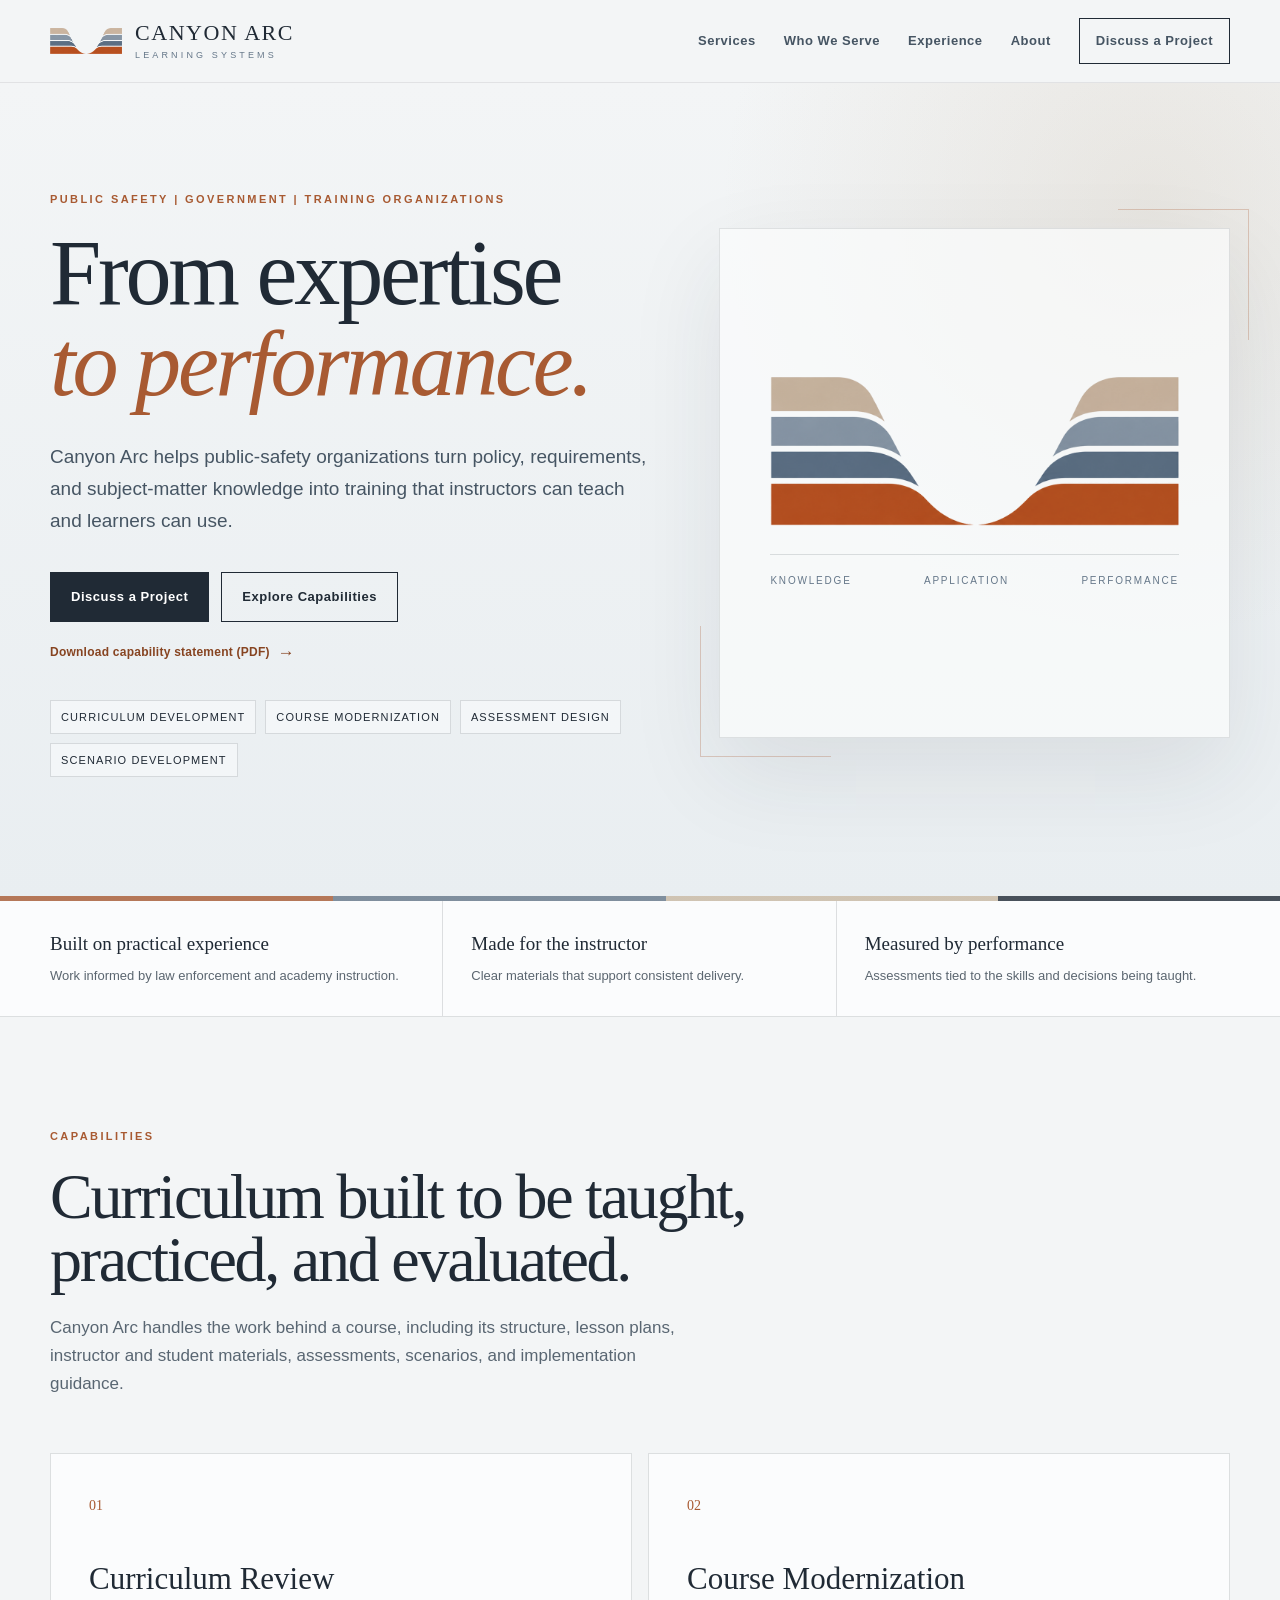
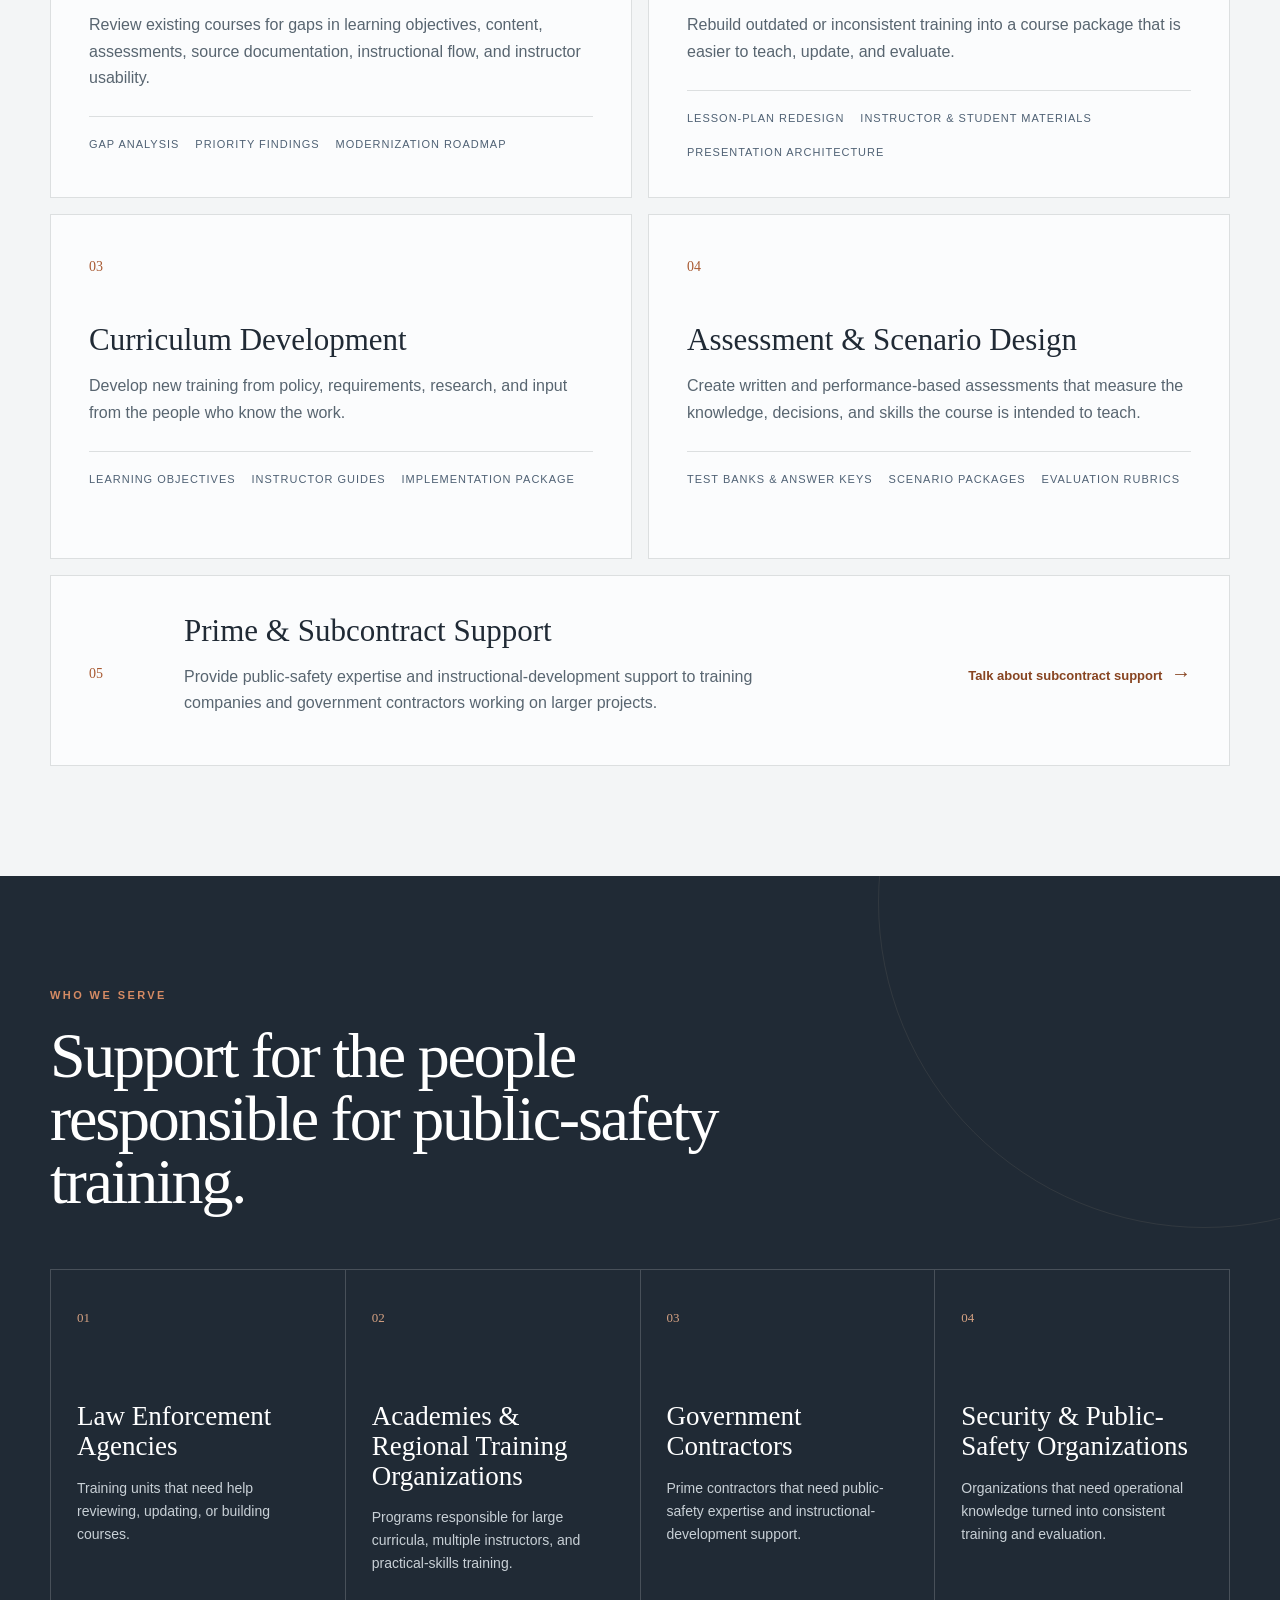
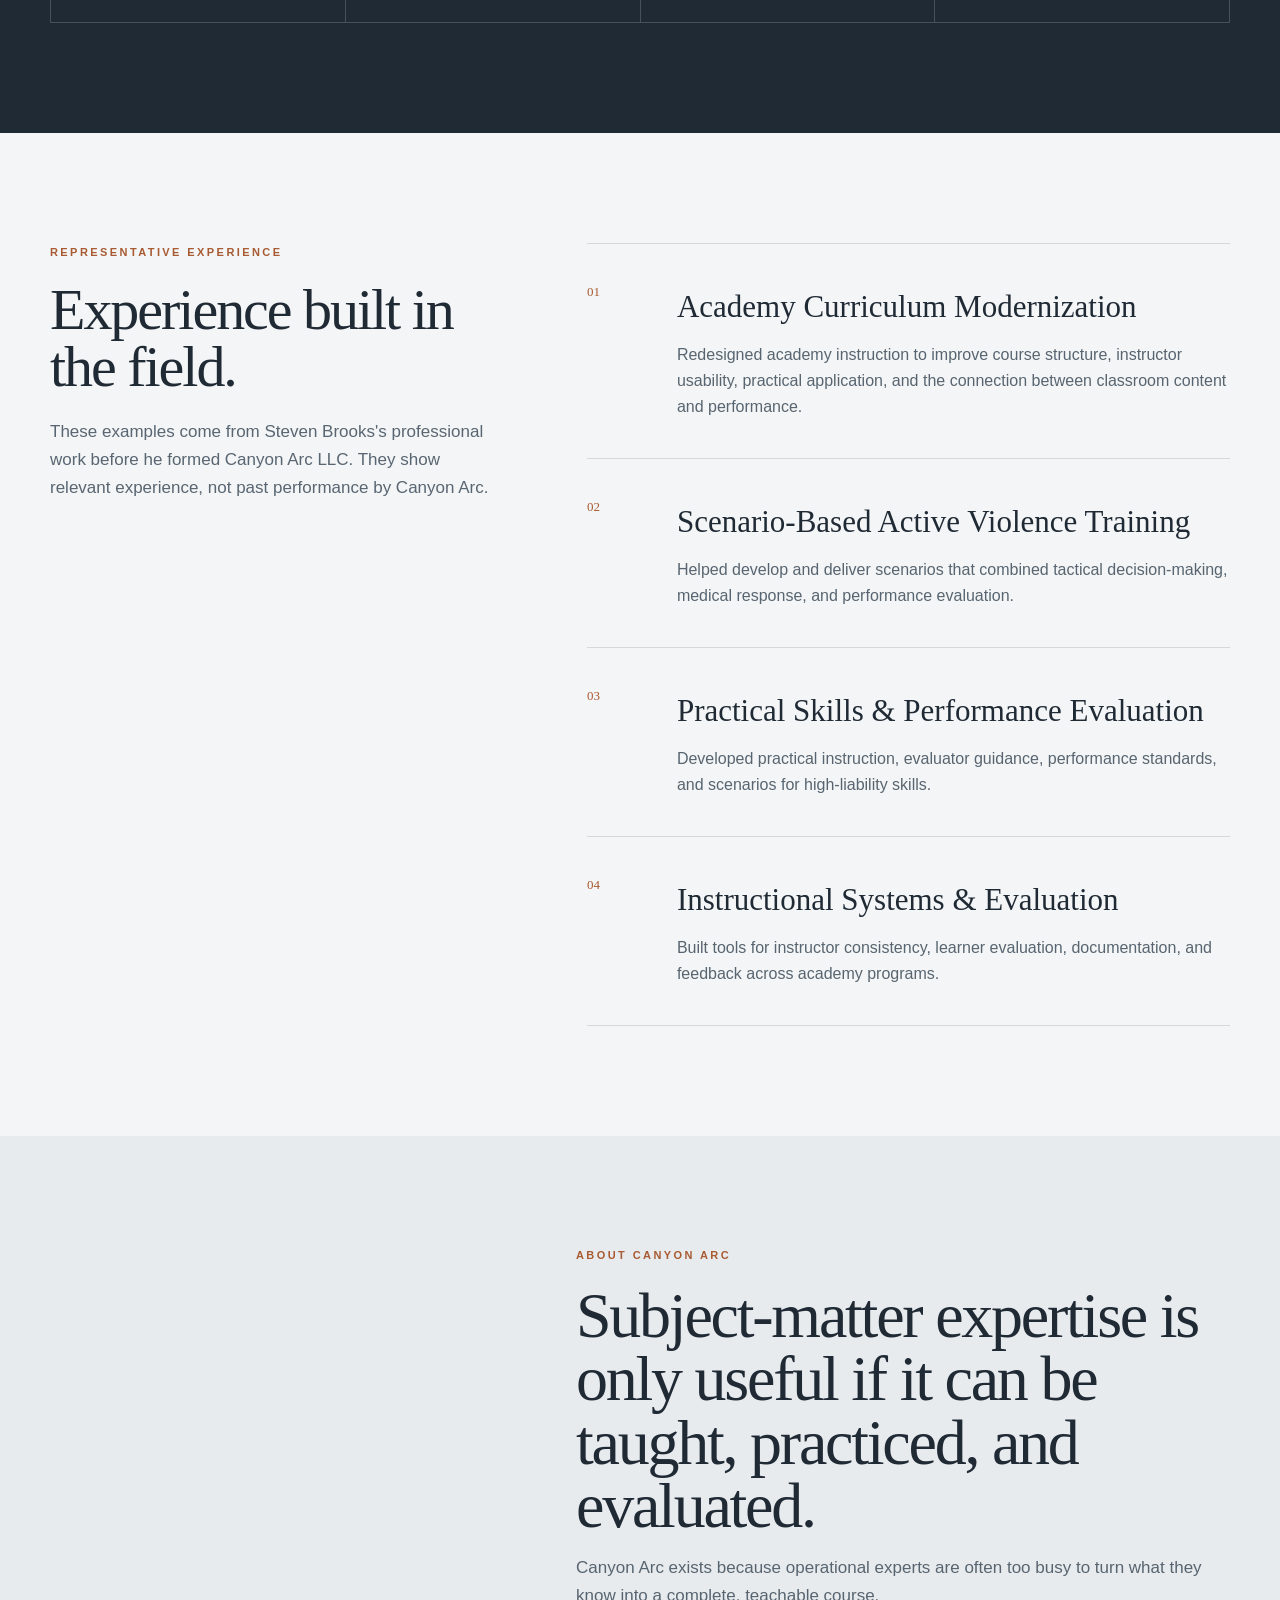
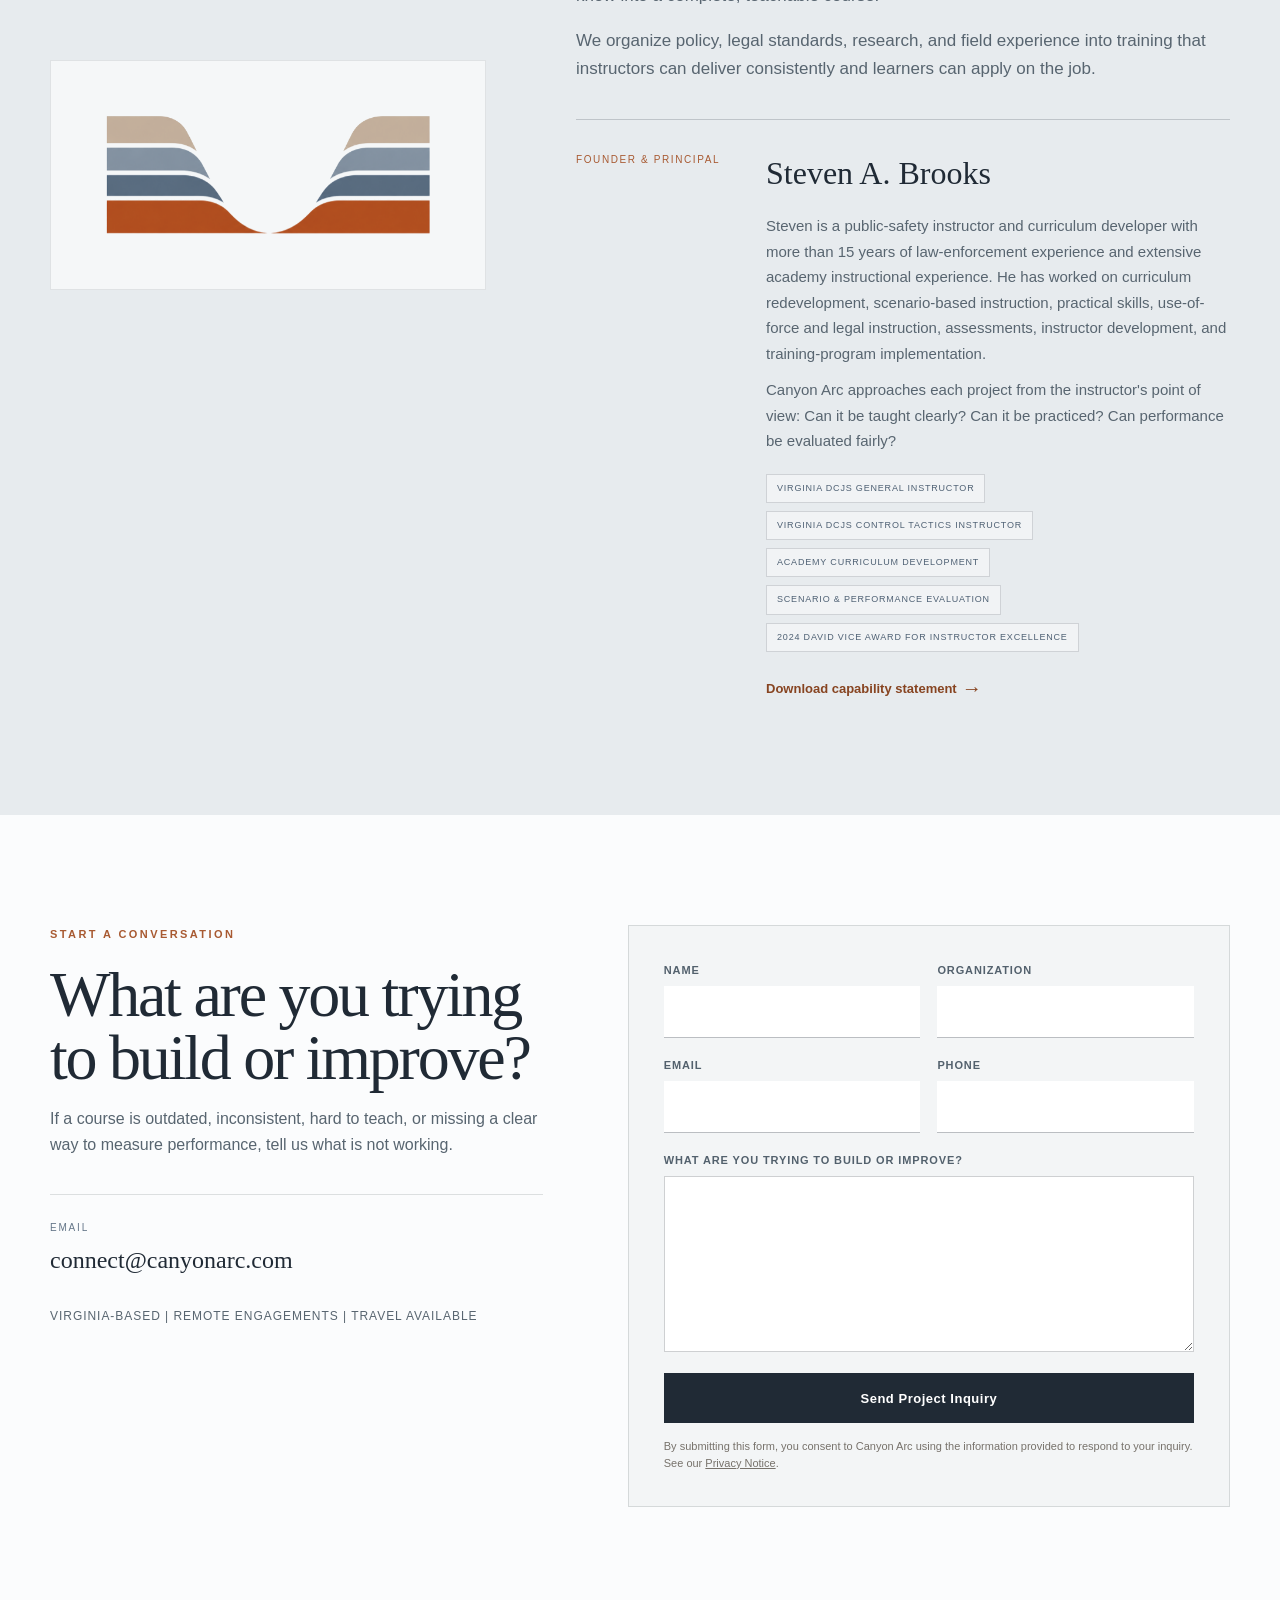
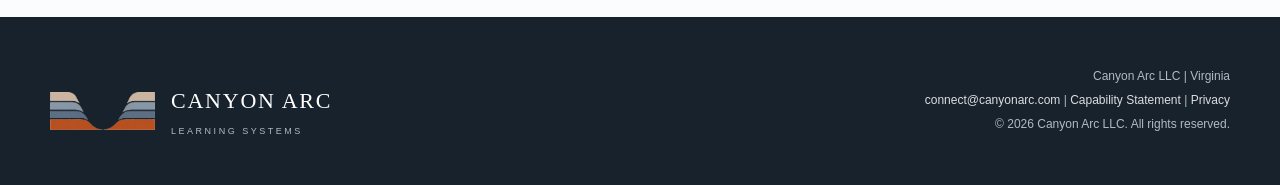
<file: index.html>
<!doctype html>
<html lang="en">
<head>
  <meta charset="utf-8">
  <meta name="viewport" content="width=device-width, initial-scale=1">
  <title>Canyon Arc | Learning Systems for Public Safety</title>
  <meta name="description" content="Canyon Arc develops curriculum, assessments, scenarios, and instructor materials for public-safety agencies, academies, and government contractors.">
  <meta name="theme-color" content="#f3f5f6">
  <meta property="og:title" content="Canyon Arc | Learning Systems">
  <meta property="og:description" content="Curriculum development, course modernization, assessment design, scenario development, and instructional support for public safety.">
  <meta property="og:type" content="website">
  <link rel="icon" href="/assets/images/favicon.png" type="image/png">
  <link rel="stylesheet" href="/assets/css/styles.css">
  <script defer src="/assets/js/main.js"></script>
</head>
<body>
  <a class="skip-link" href="#main">Skip to content</a>

  <header class="site-header" id="top">
    <div class="shell nav-shell">
      <a class="brand" href="#top" aria-label="Canyon Arc home">
        <img src="/assets/images/canyon-arc-mark.png" alt="" class="brand-mark">
        <span class="brand-text"><strong>Canyon Arc</strong><small>Learning Systems</small></span>
      </a>
      <button class="nav-toggle" type="button" aria-expanded="false" aria-controls="site-nav">
        <span></span><span></span><span></span><span class="sr-only">Toggle navigation</span>
      </button>
      <nav class="site-nav" id="site-nav" aria-label="Primary navigation">
        <a href="#services">Services</a>
        <a href="#clients">Who We Serve</a>
        <a href="#experience">Experience</a>
        <a href="#about">About</a>
        <a class="nav-cta" href="#contact">Discuss a Project</a>
      </nav>
    </div>
  </header>

  <main id="main">
    <section class="hero">
      <div class="shell hero-grid">
        <div class="hero-copy reveal">
          <p class="eyebrow">Public Safety | Government | Training Organizations</p>
          <h1>From expertise<br><em>to performance.</em></h1>
          <p class="hero-lede">Canyon Arc helps public-safety organizations turn policy, requirements, and subject-matter knowledge into training that instructors can teach and learners can use.</p>
          <div class="hero-actions">
            <a class="button button-primary" href="#contact">Discuss a Project</a>
            <a class="button button-secondary" href="#services">Explore Capabilities</a>
          </div>
          <a class="hero-capability-link" href="/assets/docs/canyon-arc-capability-statement.pdf" target="_blank" rel="noopener">Download capability statement (PDF) <span>→</span></a>
          <div class="hero-tags" aria-label="Core capabilities">
            <span>Curriculum Development</span>
            <span>Course Modernization</span>
            <span>Assessment Design</span>
            <span>Scenario Development</span>
          </div>
        </div>
        <div class="hero-visual reveal" aria-hidden="true">
          <div class="terrain-card">
            <img src="/assets/images/canyon-arc-mark.png" alt="">
            <div class="terrain-copy">
              <span>Knowledge</span>
              <span>Application</span>
              <span>Performance</span>
            </div>
          </div>
        </div>
      </div>
    </section>

    <section class="signal-strip" aria-label="Canyon Arc approach">
      <div class="shell signal-grid">
        <div><strong>Built on practical experience</strong><span>Work informed by law enforcement and academy instruction.</span></div>
        <div><strong>Made for the instructor</strong><span>Clear materials that support consistent delivery.</span></div>
        <div><strong>Measured by performance</strong><span>Assessments tied to the skills and decisions being taught.</span></div>
      </div>
    </section>

    <section class="section" id="services">
      <div class="shell">
        <div class="section-heading reveal">
          <p class="eyebrow">Capabilities</p>
          <h2>Curriculum built to be taught,<br>practiced, and evaluated.</h2>
          <p>Canyon Arc handles the work behind a course, including its structure, lesson plans, instructor and student materials, assessments, scenarios, and implementation guidance.</p>
        </div>

        <div class="service-grid">
          <article class="service-card reveal">
            <span class="service-number">01</span>
            <h3>Curriculum Review</h3>
            <p>Review existing courses for gaps in learning objectives, content, assessments, source documentation, instructional flow, and instructor usability.</p>
            <ul><li>Gap analysis</li><li>Priority findings</li><li>Modernization roadmap</li></ul>
          </article>
          <article class="service-card reveal">
            <span class="service-number">02</span>
            <h3>Course Modernization</h3>
            <p>Rebuild outdated or inconsistent training into a course package that is easier to teach, update, and evaluate.</p>
            <ul><li>Lesson-plan redesign</li><li>Instructor & student materials</li><li>Presentation architecture</li></ul>
          </article>
          <article class="service-card reveal">
            <span class="service-number">03</span>
            <h3>Curriculum Development</h3>
            <p>Develop new training from policy, requirements, research, and input from the people who know the work.</p>
            <ul><li>Learning objectives</li><li>Instructor guides</li><li>Implementation package</li></ul>
          </article>
          <article class="service-card reveal">
            <span class="service-number">04</span>
            <h3>Assessment & Scenario Design</h3>
            <p>Create written and performance-based assessments that measure the knowledge, decisions, and skills the course is intended to teach.</p>
            <ul><li>Test banks & answer keys</li><li>Scenario packages</li><li>Evaluation rubrics</li></ul>
          </article>
          <article class="service-card service-card-wide reveal">
            <span class="service-number">05</span>
            <div>
              <h3>Prime & Subcontract Support</h3>
              <p>Provide public-safety expertise and instructional-development support to training companies and government contractors working on larger projects.</p>
            </div>
            <a class="text-link" href="#contact">Talk about subcontract support <span>→</span></a>
          </article>
        </div>
      </div>
    </section>

    <section class="section section-dark" id="clients">
      <div class="shell">
        <div class="section-heading section-heading-light reveal">
          <p class="eyebrow">Who We Serve</p>
          <h2>Support for the people responsible for public-safety training.</h2>
        </div>
        <div class="client-grid reveal">
          <div class="client-card"><span>01</span><h3>Law Enforcement Agencies</h3><p>Training units that need help reviewing, updating, or building courses.</p></div>
          <div class="client-card"><span>02</span><h3>Academies & Regional Training Organizations</h3><p>Programs responsible for large curricula, multiple instructors, and practical-skills training.</p></div>
          <div class="client-card"><span>03</span><h3>Government Contractors</h3><p>Prime contractors that need public-safety expertise and instructional-development support.</p></div>
          <div class="client-card"><span>04</span><h3>Security & Public-Safety Organizations</h3><p>Organizations that need operational knowledge turned into consistent training and evaluation.</p></div>
        </div>
      </div>
    </section>

    <section class="section" id="experience">
      <div class="shell experience-layout">
        <div class="section-heading sticky-heading reveal">
          <p class="eyebrow">Representative Experience</p>
          <h2>Experience built in the field.</h2>
          <p>These examples come from Steven Brooks's professional work before he formed Canyon Arc LLC. They show relevant experience, not past performance by Canyon Arc.</p>
        </div>
        <div class="experience-list">
          <article class="experience-item reveal">
            <span>01</span>
            <div><h3>Academy Curriculum Modernization</h3><p>Redesigned academy instruction to improve course structure, instructor usability, practical application, and the connection between classroom content and performance.</p></div>
          </article>
          <article class="experience-item reveal">
            <span>02</span>
            <div><h3>Scenario-Based Active Violence Training</h3><p>Helped develop and deliver scenarios that combined tactical decision-making, medical response, and performance evaluation.</p></div>
          </article>
          <article class="experience-item reveal">
            <span>03</span>
            <div><h3>Practical Skills & Performance Evaluation</h3><p>Developed practical instruction, evaluator guidance, performance standards, and scenarios for high-liability skills.</p></div>
          </article>
          <article class="experience-item reveal">
            <span>04</span>
            <div><h3>Instructional Systems & Evaluation</h3><p>Built tools for instructor consistency, learner evaluation, documentation, and feedback across academy programs.</p></div>
          </article>
        </div>
      </div>
    </section>

    <section class="section about-section" id="about">
      <div class="shell about-grid">
        <div class="about-mark reveal" aria-hidden="true"><img src="/assets/images/canyon-arc-mark.png" alt=""></div>
        <div class="about-copy reveal">
          <p class="eyebrow">About Canyon Arc</p>
          <h2>Subject-matter expertise is only useful if it can be taught, practiced, and evaluated.</h2>
          <p>Canyon Arc exists because operational experts are often too busy to turn what they know into a complete, teachable course.</p>
          <p>We organize policy, legal standards, research, and field experience into training that instructors can deliver consistently and learners can apply on the job.</p>
          <div class="founder-card founder-card-expanded">
            <p class="founder-label">Founder & Principal</p>
            <div class="founder-bio">
              <h3>Steven A. Brooks</h3>
              <p>Steven is a public-safety instructor and curriculum developer with more than 15 years of law-enforcement experience and extensive academy instructional experience. He has worked on curriculum redevelopment, scenario-based instruction, practical skills, use-of-force and legal instruction, assessments, instructor development, and training-program implementation.</p>
              <p>Canyon Arc approaches each project from the instructor's point of view: Can it be taught clearly? Can it be practiced? Can performance be evaluated fairly?</p>
              <div class="credential-list" aria-label="Selected professional background">
                <span>Virginia DCJS General Instructor</span>
                <span>Virginia DCJS Control Tactics Instructor</span>
                <span>Academy Curriculum Development</span>
                <span>Scenario & Performance Evaluation</span>
                <span>2024 David Vice Award for Instructor Excellence</span>
              </div>
              <a class="text-link capability-link" href="/assets/docs/canyon-arc-capability-statement.pdf" target="_blank" rel="noopener">Download capability statement <span>→</span></a>
            </div>
          </div>
        </div>
      </div>
    </section>

    <section class="section contact-section" id="contact">
      <div class="shell contact-grid">
        <div class="contact-copy reveal">
          <p class="eyebrow">Start a Conversation</p>
          <h2>What are you trying to build or improve?</h2>
          <p>If a course is outdated, inconsistent, hard to teach, or missing a clear way to measure performance, tell us what is not working.</p>
          <div class="direct-contact">
            <span>Email</span>
            <a href="mailto:connect@canyonarc.com">connect@canyonarc.com</a>
          </div>
          <p class="contact-note">Virginia-based | Remote engagements | Travel available</p>
        </div>

        <form class="contact-form reveal" name="project-inquiry" method="POST" data-netlify="true" netlify-honeypot="bot-field" action="/thanks.html">
          <input type="hidden" name="form-name" value="project-inquiry">
          <p class="honeypot"><label>Don’t fill this out if you’re human: <input name="bot-field"></label></p>
          <div class="field-row">
            <label> Name <input type="text" name="name" autocomplete="name" required></label>
            <label> Organization <input type="text" name="organization" autocomplete="organization"></label>
          </div>
          <div class="field-row">
            <label> Email <input type="email" name="email" autocomplete="email" required></label>
            <label> Phone <input type="tel" name="phone" autocomplete="tel"></label>
          </div>
          <label> What are you trying to build or improve?
            <textarea name="project" rows="6" required></textarea>
          </label>
          <button class="button button-primary form-submit" type="submit">Send Project Inquiry</button>
          <p class="form-fineprint">By submitting this form, you consent to Canyon Arc using the information provided to respond to your inquiry. See our <a href="/privacy.html">Privacy Notice</a>.</p>
        </form>
      </div>
    </section>
  </main>

  <footer class="site-footer">
    <div class="shell footer-grid">
      <div class="footer-brand">
        <img src="/assets/images/canyon-arc-mark.png" alt="">
        <div><strong>Canyon Arc</strong><span>Learning Systems</span></div>
      </div>
      <div class="footer-meta">
        <p>Canyon Arc LLC | Virginia</p>
        <p><a href="mailto:connect@canyonarc.com">connect@canyonarc.com</a> | <a href="/assets/docs/canyon-arc-capability-statement.pdf" target="_blank" rel="noopener">Capability Statement</a> | <a href="/privacy.html">Privacy</a></p>
        <p>© <span id="year"></span> Canyon Arc LLC. All rights reserved.</p>
      </div>
    </div>
  </footer>
</body>
</html>
</file>
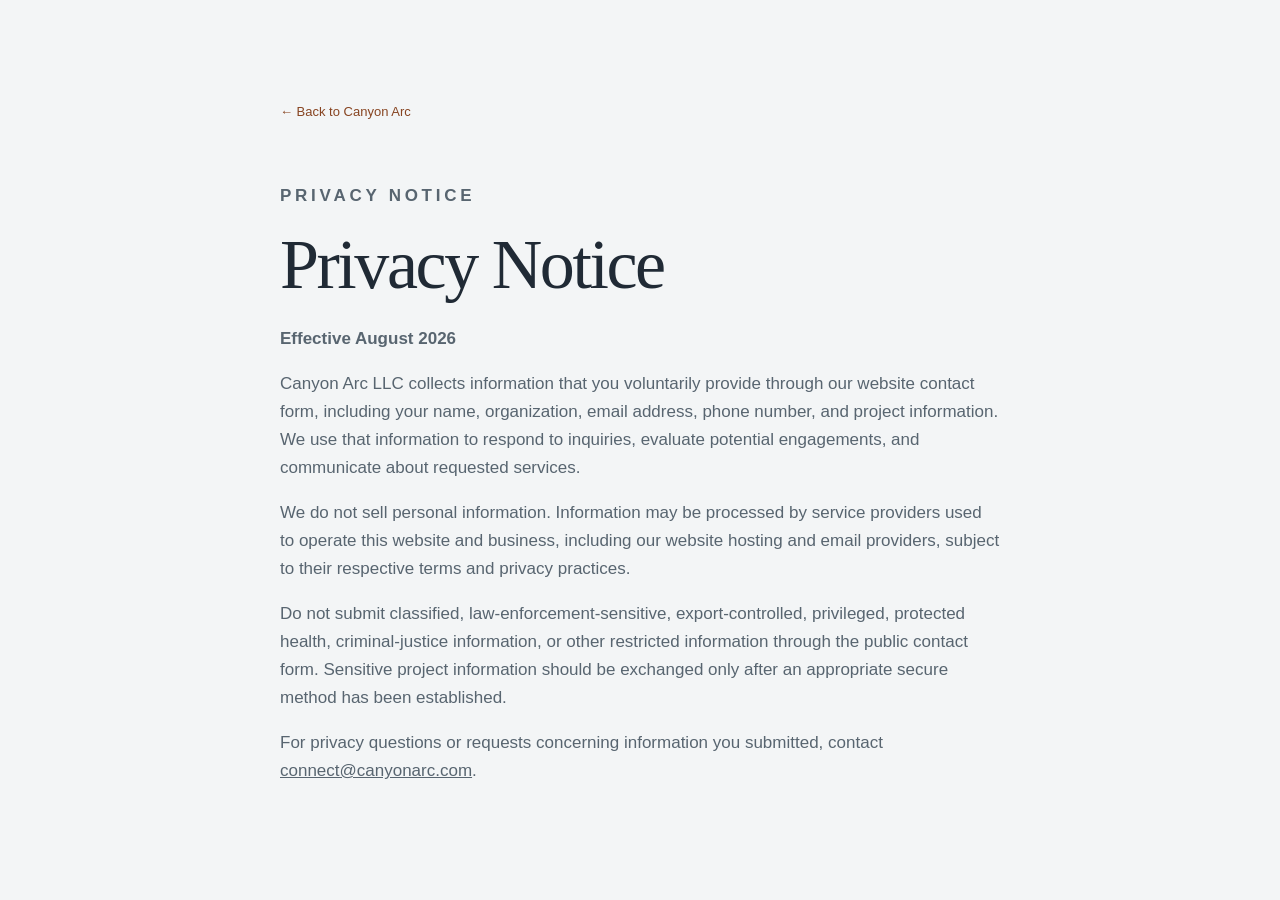
<file: privacy.html>
<!doctype html><html lang="en"><head><meta charset="utf-8"><meta name="viewport" content="width=device-width,initial-scale=1"><title>Privacy Notice | Canyon Arc</title><link rel="icon" href="/assets/images/favicon.png" type="image/png"><link rel="stylesheet" href="/assets/css/styles.css"></head><body class="simple-page"><main class="simple-wrap simple-wrap-wide"><a href="/" class="back-link">← Back to Canyon Arc</a><p class="eyebrow">Privacy Notice</p><h1>Privacy Notice</h1><p><strong>Effective August 2026</strong></p><p>Canyon Arc LLC collects information that you voluntarily provide through our website contact form, including your name, organization, email address, phone number, and project information. We use that information to respond to inquiries, evaluate potential engagements, and communicate about requested services.</p><p>We do not sell personal information. Information may be processed by service providers used to operate this website and business, including our website hosting and email providers, subject to their respective terms and privacy practices.</p><p>Do not submit classified, law-enforcement-sensitive, export-controlled, privileged, protected health, criminal-justice information, or other restricted information through the public contact form. Sensitive project information should be exchanged only after an appropriate secure method has been established.</p><p>For privacy questions or requests concerning information you submitted, contact <a href="mailto:connect@canyonarc.com">connect@canyonarc.com</a>.</p></main></body></html>
</file>
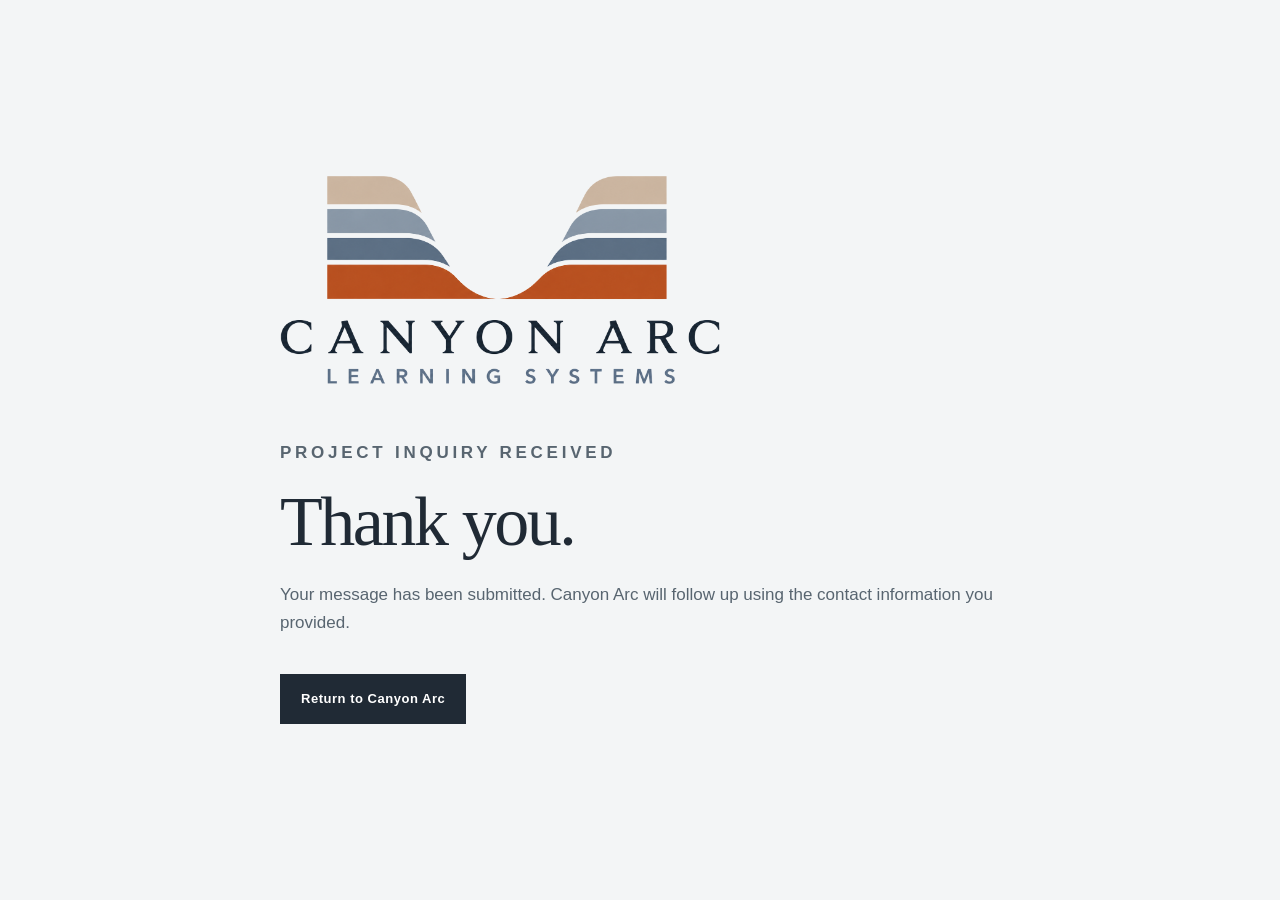
<file: thanks.html>
<!doctype html><html lang="en"><head><meta charset="utf-8"><meta name="viewport" content="width=device-width,initial-scale=1"><title>Thank You | Canyon Arc</title><link rel="icon" href="/assets/images/favicon.png" type="image/png"><link rel="stylesheet" href="/assets/css/styles.css"></head><body class="simple-page"><main class="simple-wrap"><img src="/assets/images/canyon-arc-logo.png" alt="Canyon Arc Learning Systems" class="simple-logo"><p class="eyebrow">Project Inquiry Received</p><h1>Thank you.</h1><p>Your message has been submitted. Canyon Arc will follow up using the contact information you provided.</p><a class="button button-primary" href="/">Return to Canyon Arc</a></main></body></html>
</file>
<file: assets/css/styles.css>
:root{
  --ink:#202a35;
  --ink-soft:#465563;
  --sage:#657789;
  --sage-dark:#4f6174;
  --sand:#c9b9a3;
  --sand-light:#e7dfd5;
  --clay:#a85a32;
  --clay-dark:#874421;
  --cream:#f3f5f6;
  --white:#fbfcfd;
  --line:rgba(32,42,53,.14);
  --max:1180px;
  --serif: Georgia, 'Times New Roman', serif;
  --sans: Inter, ui-sans-serif, -apple-system, BlinkMacSystemFont, 'Segoe UI', sans-serif;
}
*{box-sizing:border-box}
html{scroll-behavior:smooth}
body{margin:0;color:var(--ink);background:var(--cream);font-family:var(--sans);font-size:16px;line-height:1.65;-webkit-font-smoothing:antialiased}
a{color:inherit}
img{max-width:100%;display:block}
button,input,textarea{font:inherit}
.shell{width:min(calc(100% - 40px),var(--max));margin-inline:auto}
.sr-only{position:absolute;width:1px;height:1px;padding:0;margin:-1px;overflow:hidden;clip:rect(0,0,0,0);white-space:nowrap;border:0}
.skip-link{position:fixed;top:12px;left:12px;z-index:1000;background:var(--ink);color:white;padding:10px 14px;transform:translateY(-160%);transition:.2s}
.skip-link:focus{transform:none}

.site-header{position:sticky;top:0;z-index:100;background:rgba(243,245,246,.94);backdrop-filter:blur(14px);border-bottom:1px solid rgba(32,42,53,.09)}
.nav-shell{min-height:82px;display:flex;align-items:center;justify-content:space-between;gap:24px}
.brand{display:flex;align-items:center;gap:13px;text-decoration:none}
.brand-mark{width:72px;height:30px;object-fit:contain}
.brand-text{display:flex;flex-direction:column;line-height:1}
.brand-text strong{font-family:var(--serif);font-weight:500;font-size:22px;letter-spacing:.07em;text-transform:uppercase}
.brand-text small{font-size:9px;text-transform:uppercase;letter-spacing:.35em;color:var(--sage);margin-top:7px}
.site-nav{display:flex;align-items:center;gap:28px;font-size:13px;font-weight:600;letter-spacing:.04em}
.site-nav a{text-decoration:none;transition:.2s;color:var(--ink-soft)}
.site-nav a:hover{color:var(--clay)}
.nav-cta{border:1px solid var(--ink);padding:11px 16px}
.nav-cta:hover{background:var(--ink);color:white!important}
.nav-toggle{display:none;background:none;border:0;padding:8px}
.nav-toggle span:not(.sr-only){display:block;width:25px;height:1.5px;background:var(--ink);margin:5px}

.hero{min-height:calc(100vh - 82px);display:flex;align-items:center;position:relative;overflow:hidden;background:radial-gradient(circle at 90% 15%,rgba(201,185,163,.25),transparent 32%),linear-gradient(180deg,var(--cream),#e9eef1)}
.hero:after{content:"";position:absolute;left:0;right:0;bottom:0;height:5px;background:linear-gradient(90deg,var(--clay) 0 26%,var(--sage) 26% 52%,var(--sand) 52% 78%,var(--ink) 78% 100%);opacity:.8}
.hero-grid{display:grid;grid-template-columns:1.08fr .92fr;gap:70px;align-items:center;padding:88px 0 105px}
.eyebrow{text-transform:uppercase;letter-spacing:.22em;font-size:11px;font-weight:700;color:var(--clay);margin:0 0 20px}
.hero h1,.section-heading h2,.about-copy h2,.contact-copy h2,.simple-wrap h1{font-family:var(--serif);font-weight:400;letter-spacing:-.035em;line-height:.99;margin:0;color:var(--ink)}
.hero h1{font-size:clamp(58px,7.2vw,108px);max-width:760px}
.hero h1 em{font-weight:400;color:var(--clay);font-style:italic}
.hero-lede{font-size:19px;max-width:680px;color:var(--ink-soft);margin:30px 0 0;line-height:1.7}
.hero-actions{display:flex;gap:12px;flex-wrap:wrap;margin-top:34px}
.button{display:inline-flex;justify-content:center;align-items:center;min-height:50px;padding:12px 20px;text-decoration:none;border:1px solid var(--ink);font-size:13px;font-weight:700;letter-spacing:.04em;cursor:pointer;transition:.2s}
.button-primary{background:var(--ink);color:white}
.button-primary:hover{background:var(--clay);border-color:var(--clay)}
.button-secondary{background:transparent;color:var(--ink)}
.button-secondary:hover{background:rgba(44,44,44,.06)}
.hero-tags{display:flex;flex-wrap:wrap;gap:9px;margin-top:33px}
.hero-tags span{font-size:11px;text-transform:uppercase;letter-spacing:.1em;padding:7px 10px;border:1px solid var(--line);background:rgba(255,255,255,.4)}
.terrain-card{position:relative;min-height:510px;border:1px solid rgba(32,42,53,.12);background:rgba(251,252,253,.72);display:flex;flex-direction:column;justify-content:center;padding:50px;box-shadow:0 35px 90px rgba(32,42,53,.09)}
.terrain-card:before,.terrain-card:after{content:"";position:absolute;width:130px;height:130px;border:1px solid rgba(168,90,50,.28)}
.terrain-card:before{top:-20px;right:-20px;border-left:0;border-bottom:0}
.terrain-card:after{bottom:-20px;left:-20px;border-right:0;border-top:0}
.terrain-card img{width:100%;mix-blend-mode:multiply}
.terrain-copy{display:flex;justify-content:space-between;border-top:1px solid var(--line);padding-top:18px;margin-top:28px;font-size:10px;text-transform:uppercase;letter-spacing:.18em;color:var(--sage)}

.signal-strip{background:var(--white);border-bottom:1px solid var(--line)}
.signal-grid{display:grid;grid-template-columns:repeat(3,1fr)}
.signal-grid>div{padding:27px 28px;border-right:1px solid var(--line)}
.signal-grid>div:first-child{padding-left:0}
.signal-grid>div:last-child{border-right:0}
.signal-grid strong{display:block;font-family:var(--serif);font-size:19px;font-weight:400;margin-bottom:3px}
.signal-grid span{font-size:13px;color:#5b6670}

.section{padding:110px 0}
.section-heading{max-width:780px;margin-bottom:55px}
.section-heading h2,.about-copy h2,.contact-copy h2{font-size:clamp(43px,5vw,72px)}
.section-heading>p:last-child{max-width:650px;color:#596672;font-size:17px;margin-top:22px}
.service-grid{display:grid;grid-template-columns:repeat(2,1fr);gap:16px}
.service-card{position:relative;background:var(--white);border:1px solid var(--line);padding:38px 38px 32px;min-height:345px;transition:transform .2s,border-color .2s,box-shadow .2s}
.service-card:hover{transform:translateY(-3px);border-color:rgba(168,90,50,.38);box-shadow:0 20px 45px rgba(32,42,53,.08)}
.service-number{font-family:var(--serif);color:var(--clay);font-size:14px}
.service-card h3{font-family:var(--serif);font-size:31px;font-weight:400;line-height:1.1;margin:44px 0 15px}
.service-card p{color:#586570;max-width:600px}
.service-card ul{list-style:none;padding:0;margin:25px 0 0;border-top:1px solid var(--line);padding-top:18px;display:flex;gap:16px;flex-wrap:wrap}
.service-card li{font-size:11px;text-transform:uppercase;letter-spacing:.09em;color:var(--sage-dark)}
.service-card-wide{grid-column:1/-1;min-height:auto;display:grid;grid-template-columns:70px 1fr auto;align-items:center;gap:25px}
.service-card-wide h3{margin:0 0 8px}
.text-link{text-decoration:none;color:var(--clay-dark);font-weight:700;font-size:13px;white-space:nowrap}
.text-link span{font-size:20px;margin-left:5px}

.section-dark{background:var(--ink);color:white;position:relative;overflow:hidden}
.section-dark:before{content:"";position:absolute;width:650px;height:650px;border:1px solid rgba(201,183,155,.1);border-radius:50%;right:-250px;top:-300px}
.section-heading-light h2{color:white}
.section-heading-light .eyebrow{color:#d68b64}
.client-grid{display:grid;grid-template-columns:repeat(4,1fr);border-top:1px solid rgba(255,255,255,.18);border-left:1px solid rgba(255,255,255,.18)}
.client-card{padding:34px 26px 32px;border-right:1px solid rgba(255,255,255,.18);border-bottom:1px solid rgba(255,255,255,.18);min-height:300px}
.client-card>span{font-family:var(--serif);color:#d5a182;font-size:13px}
.client-card h3{font-family:var(--serif);font-size:27px;font-weight:400;line-height:1.1;margin:72px 0 15px}
.client-card p{color:#c8d0d6;font-size:14px}

.experience-layout{display:grid;grid-template-columns:.82fr 1.18fr;gap:90px;align-items:start}
.sticky-heading{position:sticky;top:140px;margin-bottom:0}
.sticky-heading h2{font-size:58px}
.experience-list{border-top:1px solid var(--line)}
.experience-item{display:grid;grid-template-columns:70px 1fr;gap:20px;padding:37px 0;border-bottom:1px solid var(--line)}
.experience-item>span{font-family:var(--serif);color:var(--clay);font-size:13px}
.experience-item h3{font-family:var(--serif);font-size:31px;font-weight:400;margin:0 0 10px}
.experience-item p{color:#586570;margin:0;max-width:650px}

.about-section{background:#e7ebee}
.about-grid{display:grid;grid-template-columns:.8fr 1.2fr;gap:90px;align-items:center}
.about-mark{padding:55px;background:rgba(251,252,253,.72);border:1px solid rgba(32,42,53,.1)}
.about-mark img{mix-blend-mode:multiply}
.about-copy>p:not(.eyebrow){color:#586570;font-size:17px;max-width:720px}
.founder-card{border-top:1px solid rgba(32,42,53,.2);margin-top:36px;padding-top:27px;display:grid;grid-template-columns:170px 1fr;gap:20px}
.founder-label{text-transform:uppercase!important;letter-spacing:.16em;font-size:10px!important;color:var(--clay)!important;margin-top:5px}
.founder-card h3{font-family:var(--serif);font-weight:400;font-size:32px;margin:0}
.founder-card p:last-child{grid-column:2;margin-top:-8px!important;font-size:15px!important}

.contact-section{background:var(--white)}
.contact-grid{display:grid;grid-template-columns:.9fr 1.1fr;gap:85px;align-items:start}
.contact-copy>p:not(.eyebrow){color:#586570;max-width:560px}
.direct-contact{margin-top:35px;padding-top:25px;border-top:1px solid var(--line);display:flex;flex-direction:column;gap:5px}
.direct-contact span{font-size:10px;text-transform:uppercase;letter-spacing:.18em;color:var(--sage)}
.direct-contact a{font-family:var(--serif);font-size:24px;text-decoration:none}
.contact-note{font-size:12px!important;text-transform:uppercase;letter-spacing:.08em;margin-top:26px}
.contact-form{background:var(--cream);border:1px solid var(--line);padding:35px}
.field-row{display:grid;grid-template-columns:1fr 1fr;gap:17px}
.contact-form label{display:flex;flex-direction:column;gap:7px;font-size:11px;text-transform:uppercase;letter-spacing:.08em;font-weight:700;color:#53616d;margin-bottom:18px}
.contact-form input,.contact-form textarea{width:100%;border:0;border-bottom:1px solid rgba(32,42,53,.3);background:white;padding:13px 12px;color:var(--ink);outline:none;text-transform:none;letter-spacing:0;font-weight:400;font-size:15px;border-radius:0}
.contact-form textarea{border:1px solid rgba(32,42,53,.22);resize:vertical}
.contact-form input:focus,.contact-form textarea:focus{border-color:var(--clay);box-shadow:0 1px 0 var(--clay)}
.form-submit{width:100%;margin-top:3px}
.form-fineprint{font-size:11px;color:#77726b;line-height:1.5;margin:15px 0 0}
.honeypot{position:absolute;left:-9999px}

.site-footer{padding:46px 0;background:#18222d;color:#dce2e6}
.footer-grid{display:flex;justify-content:space-between;gap:40px;align-items:flex-end}
.footer-brand{display:flex;align-items:center;gap:16px}
.footer-brand img{width:105px}
.footer-brand div{display:flex;flex-direction:column}
.footer-brand strong{font-family:var(--serif);font-weight:400;font-size:22px;text-transform:uppercase;letter-spacing:.08em;color:white}
.footer-brand span{font-size:9px;text-transform:uppercase;letter-spacing:.28em;color:#aebbc5;margin-top:5px}
.footer-meta{text-align:right;font-size:12px;color:#aebbc5}
.footer-meta p{margin:4px 0}
.footer-meta a{text-decoration:none;color:#ddd}

.simple-page{min-height:100vh;display:grid;place-items:center;background:var(--cream)}
.simple-wrap{width:min(calc(100% - 40px),720px);padding:75px 0}
.simple-wrap-wide{max-width:850px}
.simple-logo{width:440px;max-width:100%;margin-bottom:55px}
.simple-wrap h1{font-size:70px;margin-bottom:25px}
.simple-wrap p{color:#586570;font-size:17px}
.simple-wrap .button{margin-top:20px}
.back-link{display:inline-block;margin-bottom:60px;text-decoration:none;font-size:13px;color:var(--clay-dark)}

.reveal{opacity:0;transform:translateY(18px);transition:opacity .65s ease,transform .65s ease}
.reveal.is-visible{opacity:1;transform:none}


.hero-capability-link{display:inline-flex;align-items:center;gap:8px;margin-top:17px;color:var(--clay-dark);font-size:12px;font-weight:700;text-decoration:none;letter-spacing:.02em}
.hero-capability-link span{font-size:17px;transition:transform .2s ease}
.hero-capability-link:hover span{transform:translateX(3px)}

.founder-card-expanded{grid-template-columns:170px 1fr;align-items:start}
.founder-bio h3{margin-bottom:13px}
.founder-bio>p{color:#586570;font-size:15px!important;line-height:1.7;margin:0 0 11px!important}
.credential-list{display:flex;flex-wrap:wrap;gap:8px;margin:20px 0 18px}
.credential-list span{display:inline-block;border:1px solid rgba(32,42,53,.16);background:rgba(251,252,253,.5);padding:8px 10px;font-size:9px;line-height:1.25;text-transform:uppercase;letter-spacing:.09em;color:var(--sage-dark)}
.capability-link{display:inline-flex;align-items:center;margin-top:2px}

@media (prefers-reduced-motion:reduce){html{scroll-behavior:auto}.reveal{opacity:1;transform:none;transition:none}}
@media (max-width:980px){
  .hero-grid,.about-grid,.contact-grid,.experience-layout{grid-template-columns:1fr;gap:55px}
  .hero{min-height:auto}.hero-grid{padding:75px 0 95px}.terrain-card{min-height:390px;max-width:650px}
  .signal-grid{grid-template-columns:1fr}.signal-grid>div{border-right:0;border-bottom:1px solid var(--line);padding-left:0}.signal-grid>div:last-child{border-bottom:0}
  .client-grid{grid-template-columns:repeat(2,1fr)}
  .sticky-heading{position:static}.sticky-heading h2{font-size:clamp(43px,6vw,62px)}
  .about-mark{max-width:650px}
}
@media (max-width:760px){
  .shell{width:min(calc(100% - 30px),var(--max))}
  .nav-shell{min-height:70px}.brand-mark{width:58px}.brand-text strong{font-size:18px}.brand-text small{font-size:7px}
  .nav-toggle{display:block;z-index:102}.site-nav{position:absolute;top:70px;left:0;right:0;background:var(--cream);border-bottom:1px solid var(--line);display:none;flex-direction:column;align-items:stretch;gap:0;padding:12px 15px 20px}.site-nav.is-open{display:flex}.site-nav a{padding:13px}.nav-cta{text-align:center;margin-top:5px}
  .hero h1{font-size:clamp(53px,17vw,76px)}.hero-lede{font-size:17px}.hero-grid{padding-top:60px}.terrain-card{min-height:330px;padding:30px}.terrain-copy{font-size:8px}
  .section{padding:80px 0}.section-heading{margin-bottom:40px}.section-heading h2,.about-copy h2,.contact-copy h2{font-size:clamp(40px,12vw,58px)}
  .service-grid{grid-template-columns:1fr}.service-card-wide{grid-column:auto;grid-template-columns:55px 1fr}.service-card-wide .text-link{grid-column:2;white-space:normal}.service-card{padding:30px;min-height:320px}.service-card-wide{min-height:auto}
  .client-grid{grid-template-columns:1fr}.client-card{min-height:240px}.client-card h3{margin-top:45px}
  .experience-item{grid-template-columns:45px 1fr}.experience-item h3{font-size:27px}
  .founder-card{grid-template-columns:1fr}.founder-card p:last-child{grid-column:auto;margin-top:0!important}.founder-card-expanded{grid-template-columns:1fr}.credential-list{gap:7px}
  .field-row{grid-template-columns:1fr;gap:0}.contact-form{padding:25px}
  .footer-grid{flex-direction:column;align-items:flex-start}.footer-meta{text-align:left}
}
</file>
